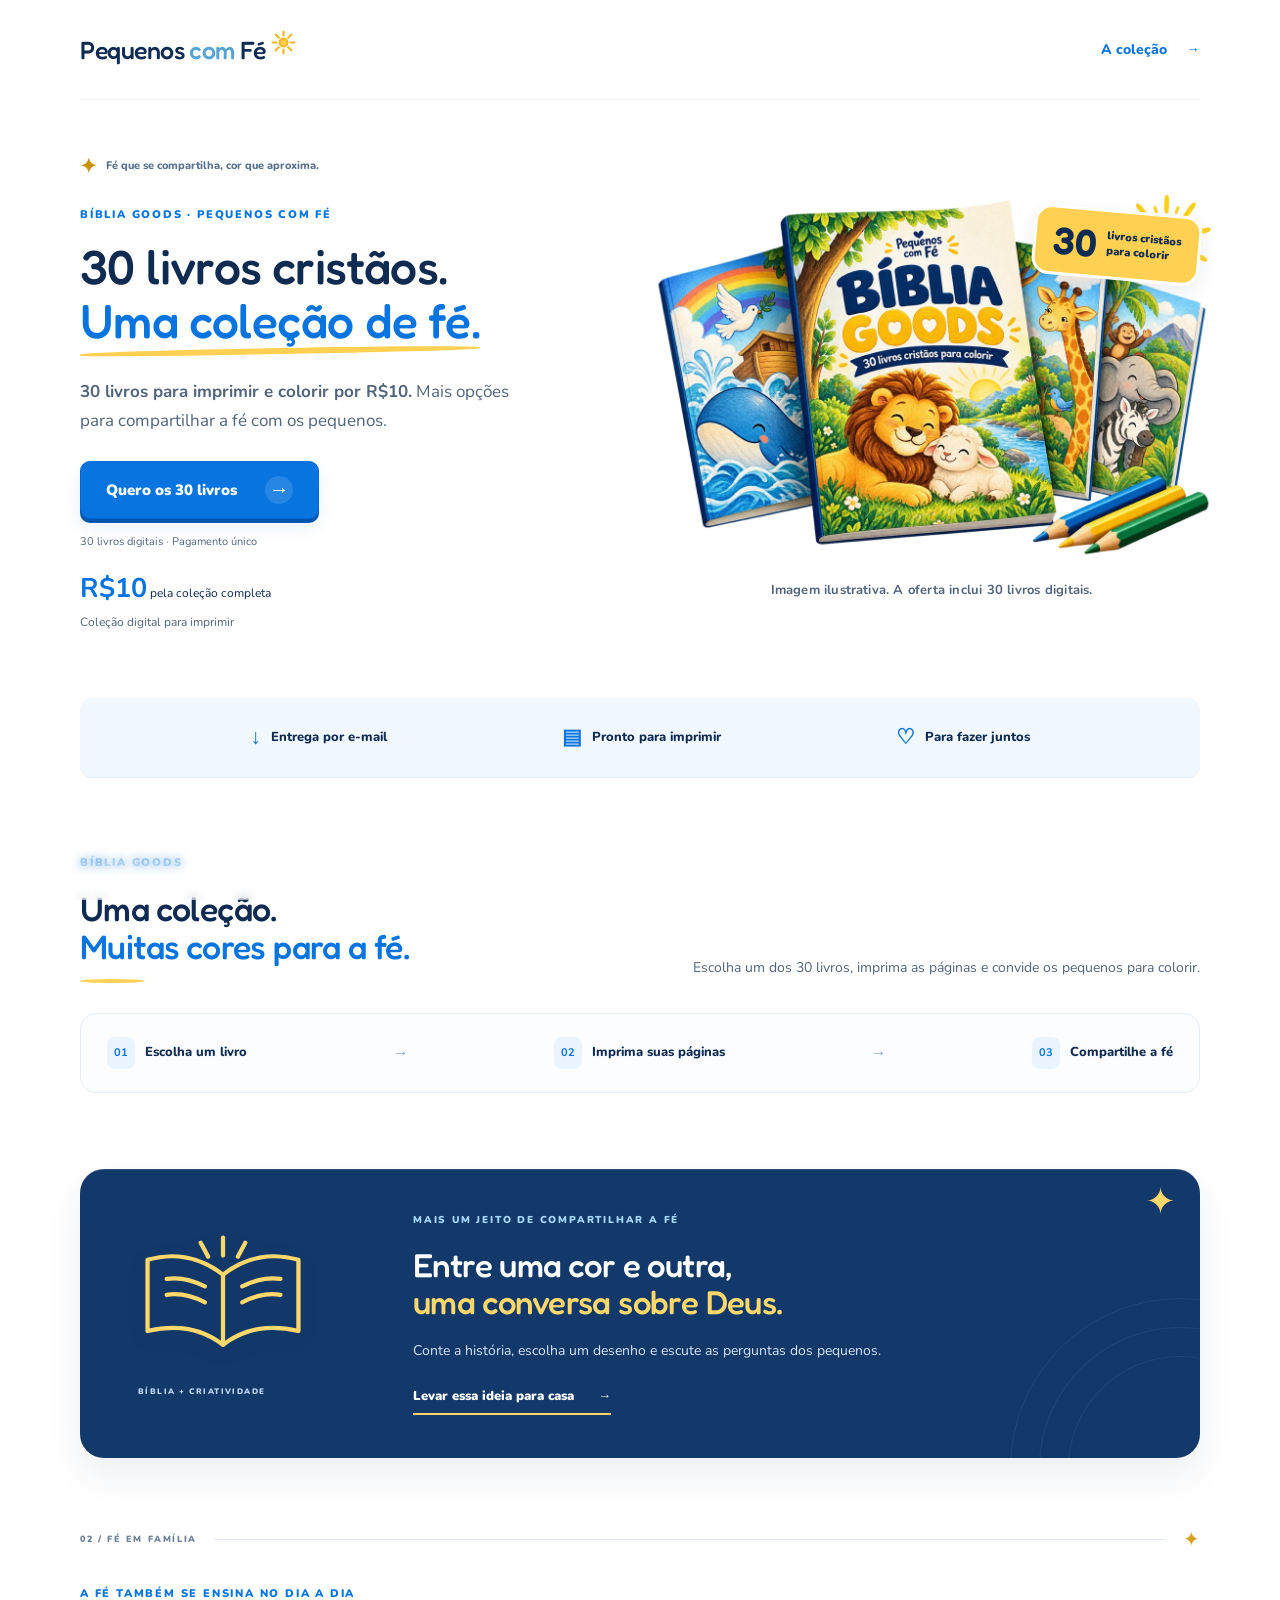
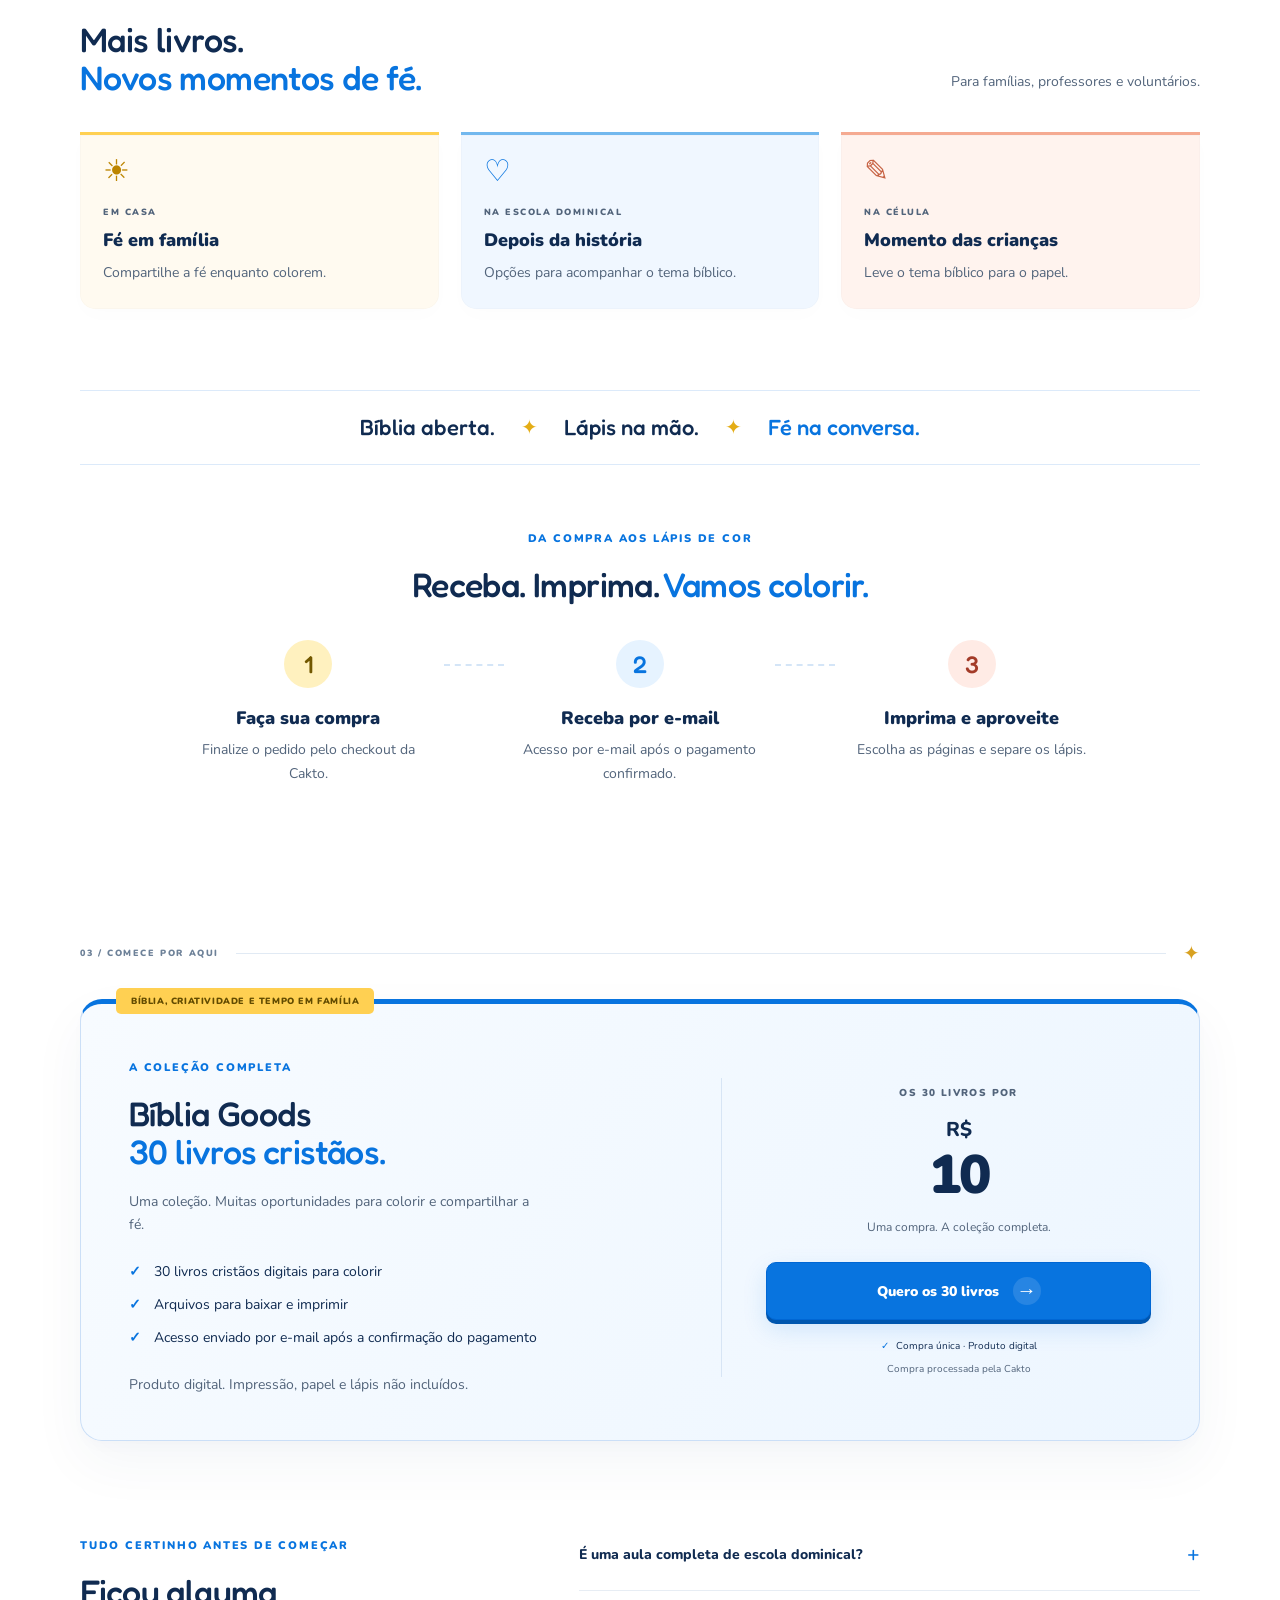
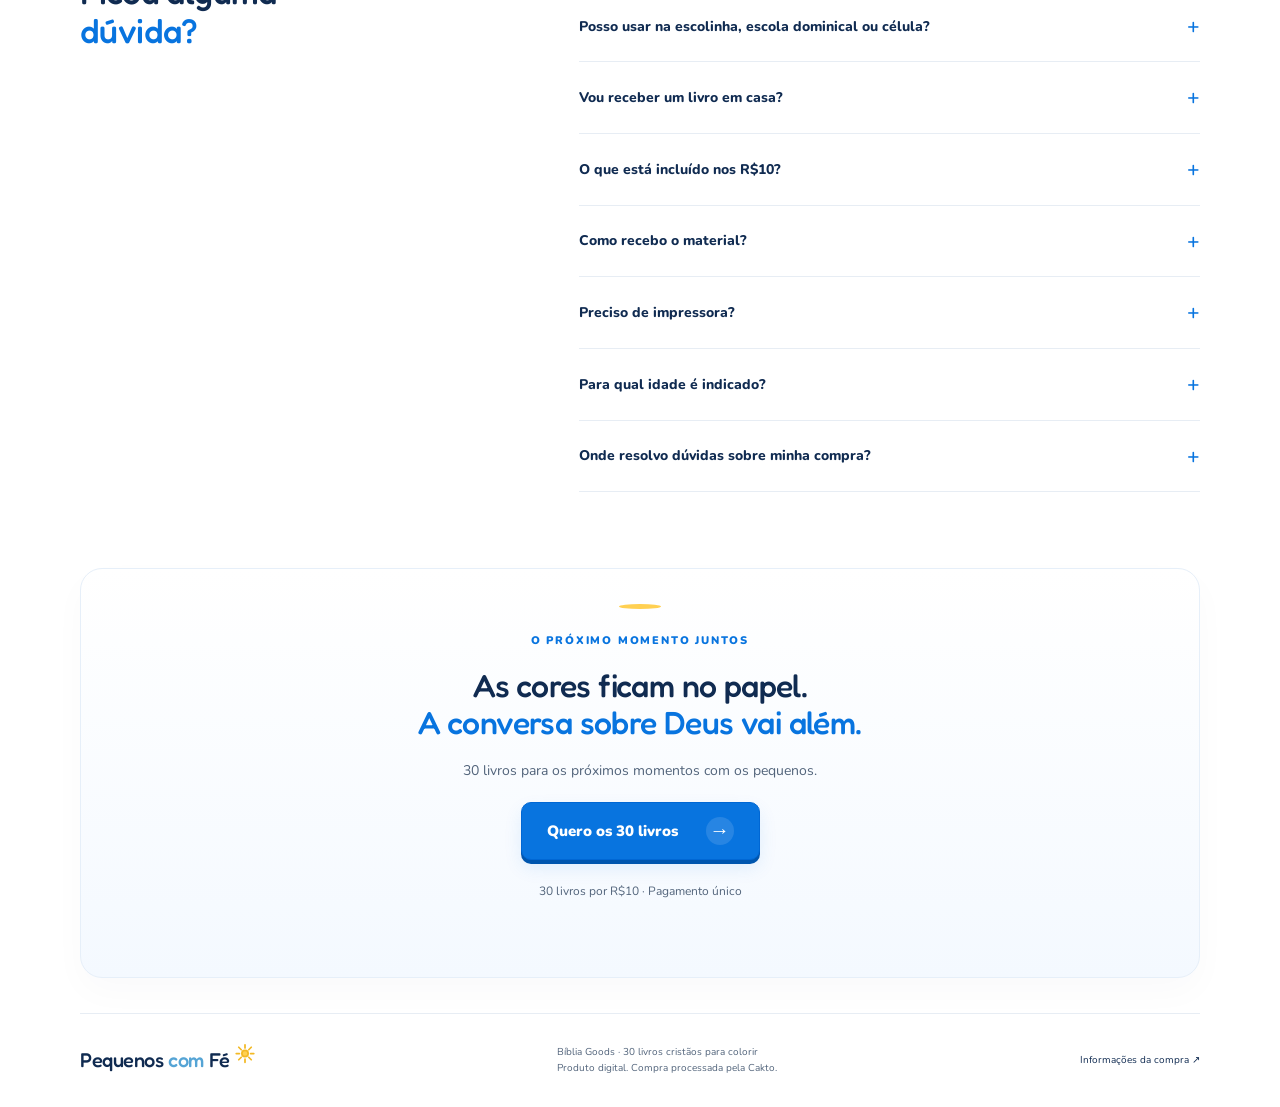
<file: index.html>
<!doctype html>
<html lang="pt-BR"><head><meta charset="utf-8"><meta name="viewport" content="width=device-width,initial-scale=1"><title>Bíblia Goods | 30 Livros Cristãos para Colorir por R$10</title><meta name="description" content="Bíblia Goods: coleção digital com 30 livros cristãos para imprimir e colorir por R$10. Fé e criatividade para os momentos com os pequenos."><meta name="theme-color" content="#ffffff"><link rel="preconnect" href="https://fonts.googleapis.com"><link rel="preconnect" href="https://fonts.gstatic.com" crossorigin><link href="https://fonts.googleapis.com/css2?family=Fredoka:wght@500;600&family=Nunito:wght@400;600;700;800;900&display=swap" rel="stylesheet"><link rel="stylesheet" href="style.css"><!-- Meta Pixel -->
<script>
!function(f,b,e,v,n,t,s){if(f.fbq)return;n=f.fbq=function(){n.callMethod?n.callMethod.apply(n,arguments):n.queue.push(arguments)};if(!f._fbq)f._fbq=n;n.push=n;n.loaded=!0;n.version='2.0';n.queue=[];t=b.createElement(e);t.async=!0;t.src=v;s=b.getElementsByTagName(e)[0];s.parentNode.insertBefore(t,s)}(window,document,'script','https://connect.facebook.net/en_US/fbevents.js');
fbq('init','1905527394160547');
fbq('track','PageView');
</script>
</head>
<body id="inicio"><noscript><img height="1" width="1" style="display:none" src="https://www.facebook.com/tr?id=1905527394160547&amp;ev=PageView&amp;noscript=1" alt=""></noscript><header class="wrap header"><a class="brand" href="#inicio" aria-label="Pequenos com Fé, início">Pequenos <span>com</span> Fé<svg aria-hidden="true" viewBox="0 0 32 32"><path d="M16 2v5m0 18v5M2 16h5m18 0h5M6 6l4 4m12 12 4 4M6 26l4-4M22 10l4-4"/><circle cx="16" cy="16" r="5"/></svg></a><a class="nav-link" href="#previas">A coleção <span aria-hidden="true">→</span></a></header>
<div class="scroll-progress" aria-hidden="true"><span></span></div><main><section class="wrap hero" aria-labelledby="hero-title"><div class="hero-copy"><div class="hero-signature"><span aria-hidden="true">✦</span> Fé que se compartilha, cor que aproxima.</div><p class="eyebrow">BÍBLIA GOODS · PEQUENOS COM FÉ</p><h1 id="hero-title">30 livros cristãos.<br><span class="underline">Uma coleção de fé.</span></h1><p class="lead"><strong>30 livros para imprimir e colorir por R$10.</strong> Mais opções para compartilhar a fé com os pequenos.</p></div><figure class="hero-art"><div class="collection-stamp"><strong>30</strong><span>livros cristãos<br>para colorir</span></div><img src="assets/collection-hero.webp" alt="Mockup ilustrativo da coleção Bíblia Goods com livros, sol e lápis de cor" width="1200" height="800" fetchpriority="high"><figcaption>Imagem ilustrativa. A oferta inclui 30 livros digitais.</figcaption></figure><div class="hero-action"><a class="button checkout " href="https://pay.cakto.com.br/o447ngg_1249826">Quero os 30 livros<span aria-hidden="true">→</span></a><p class="cta-support">30 livros digitais · Pagamento único</p><p class="price-note"><strong>R$10</strong><span class="price-context"> pela coleção completa</span></p><p class="small">Coleção digital para imprimir</p></div></section>
<div class="wrap reassurance"><span><b aria-hidden="true">↓</b> Entrega por e-mail</span><span><b aria-hidden="true">▤</b> Pronto para imprimir</span><span><b aria-hidden="true">♡</b> Para fazer juntos</span></div>
<section class="wrap section previews" id="previas"><div class="section-heading"><div><p class="eyebrow">BÍBLIA GOODS</p><h2>Uma coleção.<br><span>Muitas cores para a fé.</span></h2></div><p>Escolha um dos 30 livros, imprima as páginas e convide os pequenos para colorir.</p></div><div class="collection-path" aria-label="Como aproveitar a coleção"><span><b>01</b> Escolha um livro</span><i aria-hidden="true">→</i><span><b>02</b> Imprima suas páginas</span><i aria-hidden="true">→</i><span><b>03</b> Compartilhe a fé</span></div></section>
<section class="faith-pause wrap" aria-labelledby="faith-title"><span class="faith-orbit" aria-hidden="true"></span><div class="faith-symbol" aria-hidden="true"><svg viewBox="0 0 160 130"><path d="M80 109C57 91 30 91 9 96V29c24-7 49-3 71 14 22-17 47-21 71-14v67c-21-5-48-5-71 13Z"/><path d="M80 43v66M27 47c12-2 24 1 36 7M27 62c12-2 24 1 36 7M98 54c12-6 24-9 36-7M98 69c12-6 24-9 36-7M80 8v17M59 13l7 13M101 13l-7 13"/></svg><span>BÍBLIA + CRIATIVIDADE</span></div><div><p class="eyebrow">MAIS UM JEITO DE COMPARTILHAR A FÉ</p><h2 id="faith-title">Entre uma cor e outra,<br><span>uma conversa sobre Deus.</span></h2><p>Conte a história, escolha um desenho e escute as perguntas dos pequenos.</p><a href="#oferta" class="faith-link">Levar essa ideia para casa <span aria-hidden="true">→</span></a></div><span class="faith-spark" aria-hidden="true">✦</span></section><section class="wrap section moments"><div class="chapter-mark" aria-hidden="true"><span>02 / FÉ EM FAMÍLIA</span><i></i><b>✦</b></div><div class="section-heading"><div><p class="eyebrow">A FÉ TAMBÉM SE ENSINA NO DIA A DIA</p><h2>Mais livros.<br><span>Novos momentos de fé.</span></h2></div><p>Para famílias, professores e voluntários.</p></div><div class="moment-grid"><article><span class="moment-icon" aria-hidden="true">☀</span><p class="moment-label">EM CASA</p><h3>Fé em família</h3><p>Compartilhe a fé enquanto colorem.</p></article><article><span class="moment-icon" aria-hidden="true">♡</span><p class="moment-label">NA ESCOLA DOMINICAL</p><h3>Depois da história</h3><p>Opções para acompanhar o tema bíblico.</p></article><article><span class="moment-icon" aria-hidden="true">✎</span><p class="moment-label">NA CÉLULA</p><h3>Momento das crianças</h3><p>Leve o tema bíblico para o papel.</p></article></div></section>
<div class="wrap story-ribbon" aria-label="Bíblia, cor e conexão"><span>Bíblia aberta.</span><i aria-hidden="true">✦</i><span>Lápis na mão.</span><i aria-hidden="true">✦</i><strong>Fé na conversa.</strong></div><section class="wrap section how"><div class="center-title"><p class="eyebrow">DA COMPRA AOS LÁPIS DE COR</p><h2>Receba. Imprima. <span>Vamos colorir.</span></h2></div><div class="steps"><article><span>1</span><h3>Faça sua compra</h3><p>Finalize o pedido pelo checkout da Cakto.</p></article><article><span>2</span><h3>Receba por e-mail</h3><p>Acesso por e-mail após o pagamento confirmado.</p></article><article><span>3</span><h3>Imprima e aproveite</h3><p>Escolha as páginas e separe os lápis.</p></article></div></section>
<section class="wrap section" id="oferta"><div class="chapter-mark" aria-hidden="true"><span>03 / COMECE POR AQUI</span><i></i><b>✦</b></div><div class="offer"><div class="offer-content"><span class="offer-tab">BÍBLIA, CRIATIVIDADE E TEMPO EM FAMÍLIA</span><p class="eyebrow">A COLEÇÃO COMPLETA</p><h2>Bíblia Goods<br><span>30 livros cristãos.</span></h2><p>Uma coleção. Muitas oportunidades para colorir e compartilhar a fé.</p><ul class="includes"><li>30 livros cristãos digitais para colorir</li><li>Arquivos para baixar e imprimir</li><li>Acesso enviado por e-mail após a confirmação do pagamento</li></ul><p class="digital-note">Produto digital. Impressão, papel e lápis não incluídos.</p></div><div class="offer-purchase"><span class="offer-label">OS 30 LIVROS POR</span><p class="offer-price">R$ <strong>10</strong></p><p class="fee">Uma compra. A coleção completa.</p><a class="button checkout " href="https://pay.cakto.com.br/o447ngg_1249826">Quero os 30 livros<span aria-hidden="true">→</span></a><p class="purchase-reassurance"><span aria-hidden="true">✓</span> Compra única · Produto digital</p><p class="small">Compra processada pela Cakto</p></div></div></section>
<section class="wrap section faq"><div class="faq-heading"><p class="eyebrow">TUDO CERTINHO ANTES DE COMEÇAR</p><h2>Ficou alguma <span>dúvida?</span></h2></div><div class="questions"><details><summary>É uma aula completa de escola dominical?</summary><p>Não. São livros para colorir; o adulto conduz a história e a conversa.</p></details><details><summary>Posso usar na escolinha, escola dominical ou célula?</summary><p>Confirme as condições de licença e reprodução antes de usar com turmas. A compra não autoriza compartilhar ou revender o PDF.</p></details><details><summary>Vou receber um livro em casa?</summary><p>Não. Você recebe livros digitais para baixar e imprimir.</p></details><details><summary>O que está incluído nos R$10?</summary><p>A coleção com 30 livros cristãos digitais para colorir. Impressão, papel e lápis não estão incluídos.</p></details><details><summary>Como recebo o material?</summary><p>O acesso chega por e-mail após o pagamento confirmado. Confira spam e promoções.</p></details><details><summary>Preciso de impressora?</summary><p>Imprima em casa ou numa gráfica. Impressão não incluída.</p></details><details><summary>Para qual idade é indicado?</summary><p>Escolha os desenhos conforme a habilidade e o interesse da criança.</p></details><details><summary>Onde resolvo dúvidas sobre minha compra?</summary><p>Consulte os dados de atendimento do vendedor no checkout e nas informações da sua compra na Cakto.</p></details></div></section>
<section class="wrap closing"><p class="eyebrow">O PRÓXIMO MOMENTO JUNTOS</p><h2>As cores ficam no papel.<br><span>A conversa sobre Deus vai além.</span></h2><p>30 livros para os próximos momentos com os pequenos.</p><a class="button checkout " href="https://pay.cakto.com.br/o447ngg_1249826">Quero os 30 livros<span aria-hidden="true">→</span></a><p class="small">30 livros por R$10 · Pagamento único</p></section></main>
<footer class="wrap footer"><a class="brand" href="#inicio" aria-label="Pequenos com Fé, início">Pequenos <span>com</span> Fé<svg aria-hidden="true" viewBox="0 0 32 32"><path d="M16 2v5m0 18v5M2 16h5m18 0h5M6 6l4 4m12 12 4 4M6 26l4-4M22 10l4-4"/><circle cx="16" cy="16" r="5"/></svg></a><p>Bíblia Goods · 30 livros cristãos para colorir<br>Produto digital. Compra processada pela Cakto.</p><a href="https://pay.cakto.com.br/o447ngg_1249826">Informações da compra ↗</a></footer>
<div class="scroll-mist" aria-hidden="true"></div><dialog aria-label="Página do livro ampliada"><button class="close" aria-label="Fechar prévia">✕</button><img alt="Prévia ampliada do livro"></dialog><script src="app.js"></script></body></html>
</file>
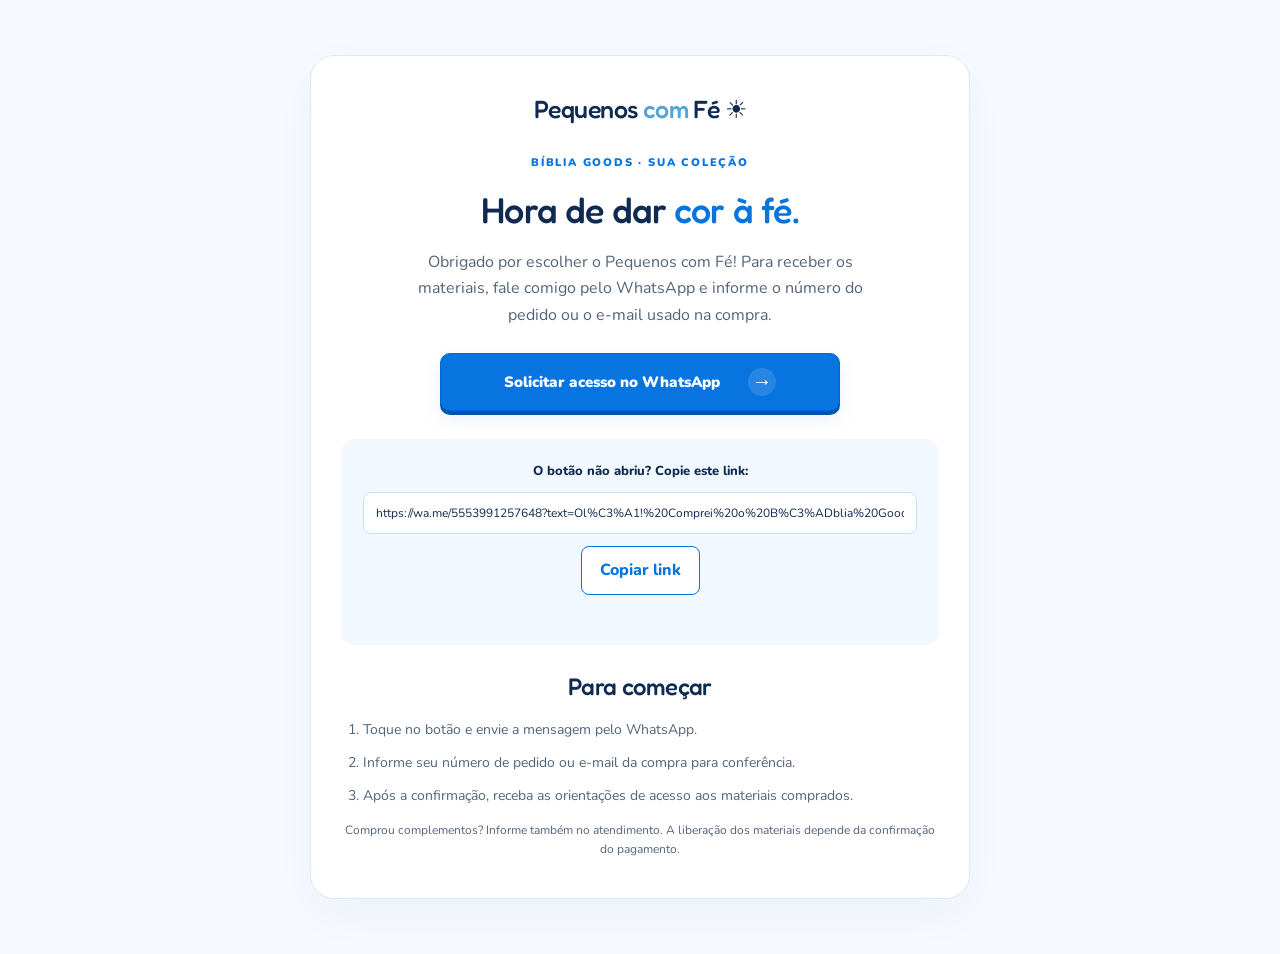
<file: obrigado.html>
<!doctype html>
<html lang="pt-BR"><head><meta charset="utf-8"><meta name="viewport" content="width=device-width,initial-scale=1"><meta name="robots" content="noindex,nofollow"><title>Acesse sua coleção | Bíblia Goods</title><link rel="preconnect" href="https://fonts.googleapis.com"><link rel="preconnect" href="https://fonts.gstatic.com" crossorigin><link href="https://fonts.googleapis.com/css2?family=Fredoka:wght@500;600&family=Nunito:wght@400;700;800;900&display=swap" rel="stylesheet"><link rel="stylesheet" href="/style.css"><style>body{background:#f6faff}.delivery{max-width:660px;margin:55px auto;padding:38px 30px;background:white;border:1px solid #dce9f7;border-radius:24px;text-align:center;box-shadow:0 15px 45px #102b510a}.delivery .brand{margin-bottom:30px}.delivery h1{font-size:36px;margin:0 auto 18px}.delivery .intro{max-width:470px;margin:0 auto 25px}.delivery .button{width:100%;max-width:400px}.delivery .copy-block{margin:28px 0;padding:22px;background:#f2f8ff;border-radius:14px}.delivery label{display:block;font-weight:800;font-size:13px;margin-bottom:10px}.delivery input{width:100%;padding:12px;border:1px solid #cbdff7;border-radius:8px;font:12px Nunito,sans-serif;color:#102b51;background:white}.delivery button{cursor:pointer;margin-top:12px;padding:10px 18px;border:1px solid #0874df;border-radius:8px;background:white;color:#0874df;font-weight:800}.delivery ol{text-align:left;font-size:14px;padding-left:22px;color:#52647b}.delivery li{margin:10px 0}.delivery .small{margin-bottom:0}.copy-status{font-size:12px;min-height:20px;margin:8px 0 0;color:#0874df}@media(max-width:680px){.delivery{margin:22px 18px;padding:28px 21px}.delivery h1{font-size:29px}.delivery .intro{font-size:14px}.delivery .brand{font-size:23px}.delivery .button{font-size:14px}}</style></head>
<body><main class="delivery"><a class="brand" href="/">Pequenos <span>com</span> Fé ☀</a><p class="eyebrow">BÍBLIA GOODS · SUA COLEÇÃO</p><h1>Hora de dar <span style="color:#0874df">cor à fé.</span></h1><p class="intro">Obrigado por escolher o Pequenos com Fé! Para receber os materiais, fale comigo pelo WhatsApp e informe o número do pedido ou o e-mail usado na compra.</p><a class="button" href="https://wa.me/5553991257648?text=Ol%C3%A1!%20Comprei%20o%20B%C3%ADblia%20Goods%20%E2%80%94%20cole%C3%A7%C3%A3o%20de%2030%20livros%20crist%C3%A3os%20para%20colorir.%20Quero%20solicitar%20o%20acesso.%20Posso%20enviar%20o%20n%C3%BAmero%20do%20pedido%20para%20confer%C3%AAncia." target="_blank" rel="noopener">Solicitar acesso no WhatsApp <span aria-hidden="true">→</span></a><div class="copy-block"><label for="delivery-link">O botão não abriu? Copie este link:</label><input id="delivery-link" readonly value="https://wa.me/5553991257648?text=Ol%C3%A1!%20Comprei%20o%20B%C3%ADblia%20Goods%20%E2%80%94%20cole%C3%A7%C3%A3o%20de%2030%20livros%20crist%C3%A3os%20para%20colorir.%20Quero%20solicitar%20o%20acesso.%20Posso%20enviar%20o%20n%C3%BAmero%20do%20pedido%20para%20confer%C3%AAncia." aria-label="Link do WhatsApp de atendimento"><button id="copy" type="button">Copiar link</button><p class="copy-status" role="status" aria-live="polite"></p></div><h2 style="font-size:24px">Para começar</h2><ol><li>Toque no botão e envie a mensagem pelo WhatsApp.</li><li>Informe seu número de pedido ou e-mail da compra para conferência.</li><li>Após a confirmação, receba as orientações de acesso aos materiais comprados.</li></ol><p class="small">Comprou complementos? Informe também no atendimento. A liberação dos materiais depende da confirmação do pagamento.</p></main><script>document.querySelector('#copy').addEventListener('click',async()=>{const field=document.querySelector('#delivery-link');const status=document.querySelector('.copy-status');try{await navigator.clipboard.writeText(field.value);status.textContent='Link copiado!'}catch(e){field.focus();field.select();status.textContent='Selecione e copie o link acima.'}});</script></body></html>
</file>
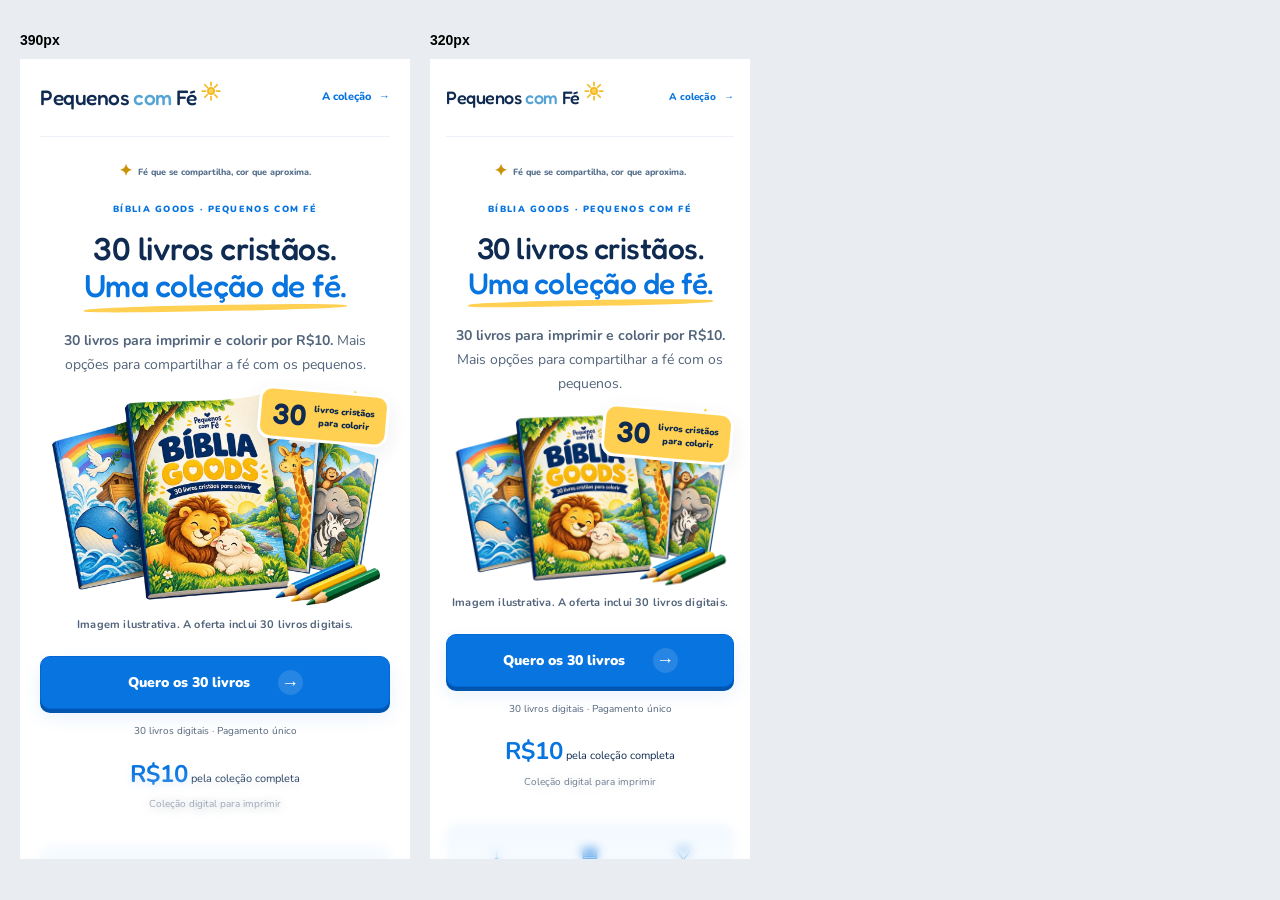
<file: responsive-review.html>
<!doctype html><html><head><meta name="robots" content="noindex"><title>Responsive review</title><style>body{margin:20px;display:flex;gap:20px;background:#e9edf2;font:14px sans-serif}section{flex:none}iframe{border:0;background:white}h2{font-size:14px}</style></head><body><section><h2>390px</h2><iframe title="Mobile 390" width="390" height="800" src="/"></iframe></section><section><h2>320px</h2><iframe title="Mobile 320" width="320" height="800" src="/"></iframe></section></body></html>
</file>
<file: style.css>
:root{--ink:#102b51;--blue:#0874df;--muted:#52647b;--yellow:#ffd052;--line:#e7edf4;--soft:#f2f8ff}*{box-sizing:border-box}html{scroll-behavior:smooth;scroll-padding-top:28px}body{margin:0;background:#fff;color:var(--ink);font:16px/1.65 'Nunito',sans-serif;-webkit-font-smoothing:antialiased}a{color:inherit;text-decoration:none}button{font:inherit}img{max-width:100%;height:auto;display:block}.wrap{width:min(1120px,calc(100% - 64px));margin-inline:auto}.header{min-height:100px;display:flex;justify-content:space-between;align-items:center;gap:24px}.brand{display:inline-flex;align-items:center;gap:5px;white-space:nowrap;font:500 25px/1.2 'Fredoka',sans-serif;letter-spacing:-.5px}.brand span{color:#55a4d5}.brand svg{width:25px;height:25px;fill:#ffd052;stroke:#f3b925;stroke-width:2.8;stroke-linecap:round;margin-left:0;transform:translateY(-7px)}.nav-link,.text-link{color:var(--blue);font-weight:800;font-size:14px}.nav-link span,.text-link span{margin-left:15px}.hero{display:grid;grid-template-columns:1fr 1fr;column-gap:36px;padding:50px 0 66px;align-items:center}.hero-copy{grid-column:1;grid-row:1;align-self:end}.eyebrow{font-size:11px;letter-spacing:1.8px;font-weight:900;color:var(--blue);margin:0 0 18px}h1,h2,h3,p{margin-top:0}h1,h2{font-family:'Fredoka',sans-serif;font-weight:500;letter-spacing:-.6px;line-height:1.13}h1{font-size:48px;margin-bottom:24px;max-width:535px}h1 .underline{display:inline-block;position:relative;color:var(--blue);white-space:nowrap;padding-bottom:6px}h1 .underline:after{content:'';position:absolute;height:6px;background:var(--yellow);bottom:0;left:0;right:0;border-radius:50% 45% 40% 30%;transform:rotate(-1deg)}h2{font-size:34px;margin-bottom:18px}h2 span{color:var(--blue)}h3{font-size:18px;font-weight:900;line-height:1.35;margin-bottom:8px}p{color:var(--muted);margin-bottom:20px}.lead{font-size:17px;max-width:450px;line-height:1.7;margin-bottom:26px}.lead strong{font-weight:700}.hero-action{grid-column:1;grid-row:2;align-self:start}.hero-art{grid-column:2;grid-row:1 / span 2;margin:0 -25px 0 -20px;align-self:center}.hero-art img{width:100%;height:auto;aspect-ratio:3/2;object-fit:contain}.hero-art figcaption{text-align:center;font-size:13px;color:var(--muted);margin-top:8px}.button{display:inline-flex;justify-content:center;align-items:center;gap:28px;min-height:54px;background:var(--blue);color:#fff;border:0;border-radius:10px;padding:14px 25px;font-size:15px;font-weight:900;line-height:1.5;transition:background .2s,transform .2s;box-shadow:0 4px 0 #005dbd}.button:hover{background:#0063c8;transform:translateY(-1px)}.button span{font-size:23px;line-height:1;font-weight:700}.price-note{font-size:13px;color:var(--ink);margin:21px 0 2px}.price-note strong{font-size:17px}.small{font-size:12px;color:var(--muted);line-height:1.6}.hero-action .small{margin-bottom:0}.reassurance{display:flex;justify-content:space-evenly;gap:20px;padding:22px 0;border-top:1px solid var(--line);border-bottom:1px solid var(--line);font-size:13px;font-weight:800}.reassurance span{display:flex;align-items:center;gap:10px}.reassurance b{color:var(--blue);font-size:21px;font-weight:600}.section{padding-block:76px}.section-heading{display:flex;justify-content:space-between;gap:40px;align-items:end;margin-bottom:30px}.section-heading h2{margin-bottom:0}.section-heading>p{font-size:14px;margin:0 0 4px}.gallery{display:grid;grid-template-columns:repeat(4,minmax(0,1fr));gap:18px}.preview{display:block;min-width:0;padding:10px 10px 0;border:1px solid #e1e8f0;border-radius:12px;background:#fff;cursor:pointer;text-align:left;transition:transform .2s,border-color .2s}.preview:hover{border-color:#86bdf4;transform:translateY(-4px)}.preview img{width:100%;aspect-ratio:953/681;object-fit:contain}.preview>span{display:flex;align-items:center;justify-content:space-between;padding:11px 4px;border-top:1px solid var(--line);font-size:11px;color:var(--muted);margin-top:8px}.preview b{color:var(--blue);font-size:17px}.preview-note{text-align:center;margin:17px 0 0}.family{display:grid;grid-template-columns:1fr 1fr;gap:100px;padding-top:25px;align-items:center}.family-copy>p:not(.eyebrow){font-size:15px;max-width:400px}.text-link{display:inline-block;margin-top:4px}.benefits article{display:flex;gap:20px;margin-bottom:30px}.benefits article:last-child{margin:0}.benefits p{font-size:14px;margin-bottom:0;line-height:1.7}.number{flex:0 0 40px;height:40px;display:grid;place-items:center;border-radius:13px;font-size:14px;font-weight:900;transform:rotate(-5deg)}.yellow{background:#fff1bf;color:#745800}.blue{background:#e6f3ff;color:#0566c4}.coral{background:#ffebe5;color:#a33b28}.how{padding-top:50px}.center-title{text-align:center}.steps{display:grid;grid-template-columns:repeat(3,1fr);gap:65px;margin:36px auto 0;max-width:930px}.steps article{position:relative;text-align:center}.steps article:not(:last-child):after{content:'';position:absolute;width:60px;border-top:2px dashed #d4e5f7;top:24px;left:calc(100% + 2px)}.steps span{display:grid;place-items:center;width:48px;height:48px;margin:0 auto 18px;border-radius:50%;background:#fff1bf;color:#725800;font:500 24px 'Fredoka',sans-serif}.steps article:nth-child(2) span{background:#e6f3ff;color:var(--blue)}.steps article:nth-child(3) span{background:#ffebe5;color:#a33b28}.steps p{font-size:14px;max-width:245px;margin:0 auto}.offer{display:grid;grid-template-columns:1.25fr 1fr;gap:55px;border:1px solid #dbeafa;background:var(--soft);border-radius:22px;padding:44px 48px;align-items:center}.offer-content>p:not(.eyebrow){max-width:410px;font-size:14px}.includes{list-style:none;padding:0;margin:24px 0;font-size:14px}.includes li{padding-left:25px;position:relative;margin:10px 0}.includes li:before{content:'✓';position:absolute;left:0;top:0;color:var(--blue);font-weight:900}.offer-content .digital-note{font-size:11px;margin:0}.offer-purchase{border-left:1px solid #d7e5f5;padding-left:44px;text-align:center}.offer-label{font-size:10px;letter-spacing:1.4px;font-weight:900;color:var(--muted)}.offer-price{font-size:20px;line-height:1.15;margin:14px 0 10px;color:var(--ink);font-weight:800}.offer-price strong{font-size:54px;font-weight:900;letter-spacing:-2px}.fee{font-size:12px;line-height:1.8;margin-bottom:24px}.fee b{color:var(--ink)}.offer-purchase .button{width:100%;font-size:14px;padding-inline:18px;gap:14px}.offer-purchase .small{margin:15px 0 0;font-size:10px}.optional{font-size:12px;text-align:center;max-width:770px;margin:22px auto 0;line-height:1.8}.optional strong{color:var(--ink)}.faq{display:grid;grid-template-columns:.8fr 1.2fr;gap:85px;padding-top:20px}.faq h2{max-width:300px}details{border-bottom:1px solid var(--line);padding:18px 0}details:first-child{padding-top:0}summary{cursor:pointer;list-style:none;display:flex;align-items:center;justify-content:space-between;gap:15px;font-size:14px;font-weight:800}summary::-webkit-details-marker{display:none}summary:after{content:'+';color:var(--blue);font-size:21px;font-weight:600}details[open] summary:after{content:'−'}details p{font-size:13px;line-height:1.8;margin:12px 24px 0 0}.closing{text-align:center;padding-block:40px 76px}.closing h2{font-size:32px}.closing>p:not(.eyebrow):not(.small){font-size:14px}.closing .small{margin:22px 0 0}.footer{border-top:1px solid var(--line);display:flex;align-items:center;justify-content:space-between;gap:30px;padding-block:30px}.footer .brand{font-size:20px}.footer .brand svg{width:20px}.footer p,.footer>a:last-child{font-size:10px;margin-bottom:0}.mobile-bar{display:none}dialog{width:min(920px,92vw);max-height:92vh;border:0;border-radius:15px;padding:44px 18px 18px;box-shadow:0 20px 80px #102b5126}dialog::backdrop{background:#102b51bf}dialog img{width:100%;max-height:78vh;object-fit:contain}.close{position:absolute;right:10px;top:6px;width:34px;height:34px;border:0;background:white;color:var(--ink);font-size:22px;cursor:pointer;border-radius:50%}:focus-visible{outline:3px solid #dd9c00;outline-offset:5px}section[id]{scroll-margin-top:20px}
@media(min-width:1200px){.hero{min-height:530px}}
@media(max-width:950px){h1{font-size:40px}.hero{column-gap:25px}.hero-art{margin-inline:-15px}.family{gap:45px}.offer{padding:30px;gap:30px}.offer-purchase{padding-left:28px}.faq{gap:40px}.brand{font-size:23px}}
@media(max-width:680px){.wrap{width:calc(100% - 40px)}.header{min-height:78px;gap:15px}.brand{font-size:21px;gap:4px}.brand svg{width:20px;height:20px}.nav-link{font-size:11px;white-space:nowrap}.nav-link span{margin-left:5px}.hero{grid-template-columns:1fr;padding:25px 0 34px;gap:0;text-align:center;min-height:0}.hero-copy{grid-column:1;grid-row:1;align-self:auto}.eyebrow{font-size:9px;letter-spacing:1.3px;margin-bottom:14px}h1{font-size:clamp(30px,8.2vw,38px);line-height:1.15;letter-spacing:-.5px;max-width:440px;margin:0 auto 18px}.desktop-break{display:none}.lead{font-size:14px;max-width:345px;line-height:1.7;margin:0 auto 6px}.hero-art{grid-column:1;grid-row:2;margin:0 auto;width:100%;max-width:400px}.hero-art img{width:100%;aspect-ratio:3/2;object-fit:contain}.hero-art figcaption{font-size:11px;margin-top:0}.hero-action{grid-column:1;grid-row:3;margin:22px auto 0;width:100%;max-width:360px}.button{min-height:51px;font-size:14px;padding:13px 22px}.hero-action .button{width:100%}.price-note{margin-top:18px;font-size:12px}.price-note strong{font-size:15px}.hero-action .small{font-size:10px}.reassurance{gap:8px;padding-block:16px;font-size:10px}.reassurance span{display:flex;flex-direction:column;gap:1px;text-align:center;flex:1}.reassurance b{font-size:18px}.section{padding-block:48px}h2{font-size:29px;line-height:1.17;letter-spacing:-.3px}h3{font-size:16px}.section-heading{display:block;margin-bottom:24px}.section-heading>p{font-size:13px;margin-top:16px}.section-heading>p br{display:none}.gallery{grid-template-columns:repeat(2,minmax(0,1fr));gap:12px}.preview{padding:6px 6px 0;border-radius:9px}.preview>span{font-size:10px;padding:8px 2px;margin-top:4px}.preview-note{font-size:10px}.family{grid-template-columns:1fr;gap:30px;padding-top:12px}.family-copy>p:not(.eyebrow){font-size:14px}.benefits article{gap:16px;margin-bottom:25px}.benefits p{font-size:13px}.number{flex-basis:36px;height:36px;font-size:12px;border-radius:11px}.how{padding-top:25px}.center-title{text-align:left}.steps{grid-template-columns:1fr;gap:26px;margin-top:28px}.steps article{text-align:left;display:grid;grid-template-columns:40px 1fr;column-gap:16px}.steps span{grid-row:span 2;width:38px;height:38px;font-size:21px;margin:0}.steps p{max-width:none;margin:0;font-size:13px}.steps article:not(:last-child):after{display:none}.offer{grid-template-columns:1fr;padding:27px 23px;gap:25px;border-radius:16px}.offer h2{font-size:30px}.offer-content>p:not(.eyebrow){font-size:13px}.includes{font-size:12px;margin-block:19px}.offer-content .digital-note{font-size:10px}.offer-purchase{border-left:0;border-top:1px solid #d7e5f5;padding:25px 0 0}.offer-price strong{font-size:49px}.offer-purchase .button{max-width:340px}.optional{text-align:left;font-size:11px;margin-top:18px}.faq{grid-template-columns:1fr;gap:12px;padding-top:6px}.faq h2{max-width:none}.faq summary{font-size:13px}details p{font-size:12px}.closing{padding:20px 0 48px}.closing h2{font-size:27px}.closing .eyebrow{font-size:9px}.closing .small{font-size:10px}.footer{flex-wrap:wrap;gap:18px;padding:25px 0 115px}.footer .brand{width:100%;font-size:21px}.footer p{max-width:210px;font-size:10px}.footer>a:last-child{font-size:10px}.mobile-bar{display:flex;position:fixed;bottom:0;left:0;right:0;padding:12px 20px max(12px,env(safe-area-inset-bottom));background:#fff;border-top:1px solid var(--line);align-items:center;justify-content:space-between;gap:18px;z-index:10;box-shadow:0 -4px 20px #102b5107;transform:translateY(110%);transition:transform .25s}.mobile-bar.visible{transform:translateY(0)}.mobile-bar strong{font-size:17px;display:block;line-height:1.3}.mobile-bar small{display:block;font-size:9px;color:var(--muted);margin-top:3px}.mobile-bar .button{font-size:12px;min-height:43px;padding:10px 18px;gap:15px;box-shadow:none}dialog{padding:42px 10px 12px}.close{font-size:20px}}
@media(max-width:360px){.wrap{width:calc(100% - 32px)}.brand{font-size:18px}.nav-link{font-size:10px}h1{font-size:30px}.mobile-bar{padding-inline:16px;gap:10px}.mobile-bar .button{padding-inline:13px}}
@media(prefers-reduced-motion:reduce){html{scroll-behavior:auto}*{transition:none!important}}
/* Expressive details, with the approved white page continuity. */
.button{box-shadow:0 4px 0 #0056ae,0 8px 18px #0874df1a;font-weight:900;border:1px solid #0067d4}.button>span{display:grid;place-items:center;background:#ffffff20;width:28px;height:28px;border-radius:50%;font-size:20px;transition:transform .2s}.button:hover>span{transform:translateX(3px)}.button:active{transform:translateY(3px);box-shadow:0 1px 0 #0056ae}.cta-support{font-size:11px;margin:14px 0 0;color:var(--muted)}.hero-action .price-note{margin-top:15px}.hero-art figcaption{font-weight:700}.section-heading h2 span{position:relative}.previews .section-heading h2 span:after{content:'';display:block;width:65px;height:4px;background:var(--yellow);border-radius:50%;margin-top:12px}.moment-grid{display:grid;grid-template-columns:repeat(3,1fr);gap:42px;margin-top:34px}.moment-grid article{border-top:3px solid var(--yellow);padding-top:22px}.moment-grid article:nth-child(2){border-color:#72b8ee}.moment-grid article:nth-child(3){border-color:#f5aa91}.moment-icon{font-size:30px;color:#bd8500;display:block;line-height:1;margin-bottom:18px}.moment-grid article:nth-child(2) .moment-icon{color:var(--blue)}.moment-grid article:nth-child(3) .moment-icon{color:#c76243}.moment-label{font-size:9px;font-weight:900;letter-spacing:1.5px;margin-bottom:9px;color:var(--muted)}.moment-grid p:last-child{font-size:14px;margin:0;max-width:300px}.moments{padding-top:25px}.family{padding-top:25px}.discovery{display:grid;grid-template-columns:1.1fr 1fr;gap:85px;align-items:center;padding-top:35px}.discovery-art{position:relative;padding:25px 18px 18px;background:#fff9e8;border-radius:20px}.paper-label{position:absolute;left:32px;top:12px;background:var(--yellow);font-size:9px;font-weight:900;letter-spacing:1px;padding:7px 13px;border-radius:4px;transform:rotate(-3deg);z-index:1}.feature-preview{width:100%;padding:15px 10px 0;transform:rotate(-2deg);box-shadow:0 7px 18px #102b5109}.feature-preview:hover{transform:rotate(0)}.feature-preview>span{padding-inline:10px}.drawn-star{position:absolute;width:43px;height:43px;right:-13px;top:-3px;fill:#ffd052;stroke:#dfa900;stroke-width:1.5;transform:rotate(12deg)}.discovery-copy>p:not(.eyebrow){font-size:14px;max-width:390px}.discovery-copy .small{margin:19px 0 0;font-size:10px}.discovery-copy .button{margin-top:5px;font-size:14px}.offer{position:relative;border:1px solid #cbdff7;box-shadow:0 12px 30px #163b6210;border-top:5px solid var(--blue);padding-top:55px}.offer-tab{position:absolute;top:-16px;left:35px;padding:6px 15px;background:var(--yellow);border-radius:5px;font-size:9px;letter-spacing:.6px;font-weight:900;color:#624b00}.purchase-reassurance{font-size:10px;color:var(--ink);margin:18px 0 0}.purchase-reassurance span{color:var(--blue);margin-right:4px}.offer-purchase .small{margin-top:6px}.closing{position:relative}.closing:before{content:'';display:block;width:42px;height:5px;background:var(--yellow);border-radius:50%;margin:0 auto 23px}.preview:hover{box-shadow:0 7px 18px #102b5108}.faq-heading h2 span{display:inline-block}
@media(max-width:950px){.discovery{gap:40px}.moment-grid{gap:26px}}
@media(max-width:680px){.cta-support{font-size:10px}.moment-grid{grid-template-columns:1fr;gap:24px;margin-top:25px}.moment-grid article{display:grid;grid-template-columns:35px 1fr;column-gap:16px;border-top:0;padding-top:0}.moment-icon{grid-row:span 3;font-size:28px;margin:3px 0 0}.moment-grid p:last-child{font-size:13px;max-width:none}.moment-label{font-size:9px;margin-bottom:5px}.moment-grid h3{margin-bottom:6px}.moments{padding-top:12px}.moments h2{font-size:27px}.discovery{grid-template-columns:1fr;gap:29px;padding-top:15px}.discovery-art{margin-inline:6px;padding:23px 14px 14px;max-width:460px}.discovery-copy>p:not(.eyebrow){font-size:13px}.discovery-copy .button{min-height:50px}.offer{padding-top:36px}.offer-tab{left:15px;right:15px;text-align:center;font-size:8px;padding:6px 8px;letter-spacing:.2px}.button>span{width:25px;height:25px;font-size:18px}.mobile-bar .button>span{width:20px;height:20px;font-size:16px}.paper-label{left:24px}.purchase-reassurance{font-size:10px}.discovery-copy .small{font-size:10px}}
/* Faith-led story beats create visible changes of pace during the scroll. */
.faith-pause{position:relative;display:grid;grid-template-columns:210px 1fr;gap:65px;align-items:center;background:#12396a;color:#fff;border-radius:24px;padding:43px 58px;margin-top:0;margin-bottom:65px;overflow:hidden}.faith-pause h2{font-size:33px;color:#fff}.faith-pause h2 span{color:#ffd76b}.faith-pause p{color:#d5e4f6;font-size:14px;max-width:590px}.faith-pause .eyebrow{color:#a8d7ff;font-size:10px}.faith-symbol svg{width:170px;display:block;fill:none;stroke:#ffd76b;stroke-width:4;stroke-linecap:round;stroke-linejoin:round}.faith-symbol>span{display:block;font-size:8px;letter-spacing:1.4px;font-weight:900;color:#bed9f5;margin-top:18px}.faith-link{display:inline-flex;gap:24px;color:#fff;font-size:13px;font-weight:900;border-bottom:2px solid #ffd76b;padding-bottom:5px}.faith-spark{position:absolute;right:24px;top:15px;font-size:37px;line-height:1;color:#ffd76b}.moments{padding-top:0}.moment-grid article{background:#fffaf0;padding:22px 23px 25px;border-radius:0 0 15px 15px}.moment-grid article:nth-child(2){background:#f0f7ff}.moment-grid article:nth-child(3){background:#fff3ee}.moment-grid{gap:22px}.discovery-art{border:1px solid #f4e6bc}.conversation{display:grid;grid-template-columns:1fr 1fr;align-items:center;gap:65px;padding-block:25px 60px}.conversation h2{font-size:29px}.conversation>div>p:last-child{font-size:12px;max-width:380px;margin-bottom:0}.question-notes{display:grid;gap:13px}.question-notes>p{background:#fff8e3;border-left:4px solid #ffd052;padding:18px 20px;color:var(--ink);font-size:15px;font-weight:800;margin:0;box-shadow:0 4px 12px #102b5105;transform:rotate(-1deg)}.question-notes>p:nth-child(2){background:#eef7ff;border-color:#75b8eb;transform:rotate(1deg)}.question-notes>p:nth-child(3){background:#fff0e9;border-color:#f5ab88;transform:rotate(-.5deg)}.question-notes span{font-size:10px;color:var(--muted);margin-right:12px}.reassurance{border-top:0;background:#f1f8ff;border-radius:12px;padding-inline:15px}.previews .gallery{gap:15px}.preview>span b{background:#eaf4ff;width:25px;height:25px;display:grid;place-items:center;border-radius:50%}.closing{background:linear-gradient(#fff,#f4f9ff);border-radius:22px;margin-bottom:35px;padding-top:35px}.closing>p:not(.eyebrow):not(.small){max-width:420px;margin-inline:auto}.hero-action .button{font-size:15px}
@media(max-width:950px){.faith-pause{gap:35px;padding:35px;grid-template-columns:150px 1fr}.faith-symbol svg{width:145px}.conversation{gap:35px}}
@media(max-width:680px){.faith-pause{grid-template-columns:1fr;padding:28px 24px;gap:22px;border-radius:18px;margin-bottom:42px}.faith-symbol{display:flex;align-items:center;gap:18px}.faith-symbol svg{width:75px;flex-shrink:0}.faith-symbol>span{font-size:8px;max-width:100px;margin-top:0;line-height:1.8}.faith-pause h2{font-size:27px}.faith-pause p{font-size:13px}.faith-pause .eyebrow{font-size:8px;letter-spacing:1px}.faith-spark{font-size:27px;right:17px;top:19px}.faith-link{font-size:12px}.moment-grid article{padding:20px 18px;border-top:3px solid var(--yellow);border-radius:0 0 12px 12px}.moment-grid article:nth-child(2){border-color:#72b8ee}.moment-grid article:nth-child(3){border-color:#f5aa91}.moment-grid{gap:15px}.moment-grid h3{font-size:16px}.conversation{grid-template-columns:1fr;gap:25px;padding-block:5px 40px}.conversation h2{font-size:27px}.question-notes>p{font-size:13px;padding:16px}.closing{padding:30px 17px 35px;margin-bottom:25px}.closing h2{font-size:26px}.reassurance{padding-inline:8px}.hero-action .button{font-size:14px}}
/* Mobile alignment and purposeful points of interaction. */
.question-notes>.question-invite{padding:0;background:none;border:0;transform:none;box-shadow:none;font-size:11px;font-weight:700;color:var(--muted);margin:0 0 2px}.question-card{border:0;border-left:4px solid #ffd052;background:#fff8e3;padding:0;box-shadow:0 5px 15px #102b5106;transform:rotate(-1deg)}.question-card:nth-of-type(2){background:#eef7ff;border-color:#75b8eb;transform:rotate(1deg)}.question-card:nth-of-type(3){background:#fff0e9;border-color:#f5ab88;transform:rotate(-.5deg)}.question-card:first-child{padding-top:0}.question-card summary{padding:19px 20px;font-size:14px;line-height:1.6;gap:9px}.question-card summary span{margin-right:0;flex-shrink:0}.question-card summary:after{flex-shrink:0}.question-card p{padding:0 20px 20px;margin:0;font-size:13px;line-height:1.75}.question-card[open]{transform:rotate(0);box-shadow:0 6px 18px #102b510c}.art-caption{display:block;position:absolute;bottom:-25px;left:0;right:0;text-align:center;font-family:'Fredoka',sans-serif;color:#846000;font-size:15px;transform:rotate(-2deg)}.discovery{padding-bottom:90px}.story-ribbon{display:flex;justify-content:center;align-items:center;gap:26px;border-block:1px solid #dceafa;padding-block:21px;font:500 22px/1.4 'Fredoka',sans-serif;color:var(--ink);margin-top:5px;margin-bottom:15px}.story-ribbon strong{color:var(--blue);font-weight:500}.story-ribbon i{color:#e4ad16;font-size:20px;font-style:normal}.faith-symbol svg{filter:drop-shadow(0 5px 10px #00000012)}.preview{position:relative}.gallery .preview:nth-child(2n){background:#f8fbff}.gallery .preview:nth-child(2n+1){background:#fffdf7}.gallery .preview img{background:white;border-radius:5px}.preview:focus-visible{outline:3px solid #d5a000}.offer-tab{max-width:calc(100% - 40px)}
@keyframes arrive{from{opacity:.65;transform:translateY(12px)}to{opacity:1;transform:translateY(0)}}.arrived{animation:arrive .55s ease-out both}
@media(max-width:680px){main{text-align:center}.section-heading>p,.family-copy>p:not(.eyebrow),.discovery-copy>p:not(.eyebrow),.conversation>div>p:last-child,.offer-content>p:not(.eyebrow){margin-inline:auto;max-width:360px}.section-heading h2,.family-copy h2,.discovery-copy h2,.conversation h2{max-width:390px;margin-inline:auto}.previews .section-heading h2 span:after{margin-inline:auto}.family-copy .text-link{margin-inline:auto}.faith-symbol{justify-content:center}.faith-pause{text-align:center}.faith-pause p{margin-inline:auto}.faith-symbol>span{text-align:left}.faith-link{justify-content:center}.moment-grid article{display:flex;flex-direction:column;align-items:center;gap:0;padding:23px 20px}.moment-icon{margin:0 auto 13px}.moment-grid p:last-child{max-width:310px;margin-inline:auto}.moment-label{margin-bottom:7px}.moment-grid h3{margin-bottom:9px}.benefits article{display:flex;flex-direction:column;align-items:center;gap:12px;max-width:360px;margin:0 auto 27px}.benefits article:last-child{margin-inline:auto}.number{flex-basis:auto;width:36px}.benefits p{max-width:325px;margin-inline:auto}.center-title{text-align:center}.steps article{display:flex;flex-direction:column;align-items:center;text-align:center;gap:0}.steps span{margin:0 auto 12px}.steps p{max-width:300px}.steps h3{margin-bottom:7px}.offer-content .includes{display:flex;flex-direction:column;align-items:center}.includes li{width:100%;padding:0;max-width:310px}.includes li:before{position:static;display:inline-block;margin-right:6px}.optional{text-align:center;max-width:350px}.faq-heading{text-align:center}.faq summary{text-align:center;justify-content:center;position:relative;padding-inline:23px}.faq summary:after{position:absolute;right:0;top:50%;transform:translateY(-50%)}.faq details p{text-align:center;margin-inline:auto;max-width:340px;padding-inline:5px}.footer{justify-content:center;text-align:center}.footer .brand{justify-content:center}.footer p{width:100%;max-width:none}.footer>a:last-child{display:block}.mobile-bar{text-align:center}.discovery-art{width:calc(100% - 14px);margin-inline:auto}.discovery{padding-bottom:65px}.question-card summary{font-size:13px;padding:17px 15px;text-align:center;justify-content:center}.question-card summary span{display:none}.question-card p{text-align:center;padding:0 18px 18px;font-size:12px}.question-notes>.question-invite{text-align:center;font-size:10px}.question-notes{gap:14px;margin-inline:4px}.conversation{gap:24px}.art-caption{font-size:13px;bottom:-27px}.story-ribbon{gap:10px;flex-wrap:wrap;font-size:16px;padding-block:18px}.story-ribbon i{font-size:12px}.preview>span{justify-content:center;gap:8px}.feature-preview>span{justify-content:space-between}.closing .button,.discovery-copy .button{max-width:100%}.hero-action .button{max-width:100%}.eyebrow{overflow-wrap:anywhere}h1,h2{text-wrap:balance}.offer-tab{max-width:none}.button{white-space:normal}.header{padding-inline:0}.family{gap:30px}}
@media(prefers-reduced-motion:reduce){.arrived{animation:none}}
/* Editorial finish and progressive bottom diffusion. */
.hero-signature{display:flex;align-items:center;gap:9px;font-size:11px;color:#56708d;margin-bottom:23px;font-weight:800}.hero-signature>span{color:#ca9208;font-size:20px}.hero-copy .eyebrow{margin-bottom:15px}.header{border-bottom:1px solid #edf2f8}.hero-art{position:relative}.hero-art figcaption{letter-spacing:.2px}.chapter-mark{display:flex;align-items:center;gap:17px;margin-bottom:29px}.chapter-mark span{font-size:9px;letter-spacing:1.6px;font-weight:900;color:#6d8198;white-space:nowrap}.chapter-mark i{height:1px;background:#e1eaf4;flex:1}.chapter-mark b{font-size:20px;font-weight:500;color:#d8a121}.gallery .preview{border:1px solid #e0e8f1;box-shadow:0 3px 4px #102b5103,0 12px 24px #102b5105;transition:transform .3s,box-shadow .3s,border-color .3s}.gallery .preview:hover{transform:translateY(-7px) rotate(-1deg);box-shadow:0 12px 28px #102b5112;border-color:#9cc9ef}.faith-pause{box-shadow:0 17px 36px #12396a14,inset 0 1px 0 #ffffff1f}.faith-orbit{position:absolute;width:340px;height:340px;border:1px solid #ffffff12;border-radius:50%;right:-150px;bottom:-180px;pointer-events:none}.faith-orbit:before,.faith-orbit:after{content:'';position:absolute;inset:28px;border:1px solid #ffffff12;border-radius:50%}.faith-orbit:after{inset:57px}.faith-pause>div{position:relative;z-index:1}.moment-grid article{box-shadow:inset 0 0 0 1px #102b5104,0 7px 20px #102b5103}.discovery-art{box-shadow:0 15px 35px #b4933510;background:#fffaeb}.feature-preview{box-shadow:0 3px 6px #102b5109,0 15px 25px #102b510a;border-color:#e9e3d7}.paper-label{box-shadow:0 2px 5px #9b74000c}.offer{box-shadow:0 7px 12px #12396a04,0 22px 55px #12396a0c;background:linear-gradient(125deg,#f7fbff,#edf6ff)}.offer-purchase .button{min-height:58px}.button{transition:transform .25s,box-shadow .25s,background .25s}.button:hover{box-shadow:0 4px 0 #0056ae,0 12px 24px #0874df26}.questions details{transition:background .2s}.questions details[open]{background:#f8fbff;border-radius:10px;padding-inline:16px}.closing{border:1px solid #e6eff9;box-shadow:0 14px 35px #12396a06}.scroll-progress{position:fixed;top:0;left:0;right:0;height:3px;z-index:30;pointer-events:none}.scroll-progress span{display:block;width:100%;height:100%;background:#e6b438;transform:scaleX(0);transform-origin:left}.scroll-mist{position:fixed;bottom:0;left:0;right:0;height:100px;z-index:8;pointer-events:none;background:linear-gradient(to bottom,#ffffff00,#ffffff85);backdrop-filter:blur(5px);-webkit-backdrop-filter:blur(5px);mask-image:linear-gradient(to bottom,transparent,#000 85%);-webkit-mask-image:linear-gradient(to bottom,transparent,#000 85%)}
@media(max-width:680px){.hero-signature{justify-content:center;font-size:9px;gap:6px;line-height:1.6;margin-bottom:17px}.hero-signature>span{font-size:16px}.chapter-mark{gap:11px;margin-bottom:24px}.chapter-mark span{font-size:8px;letter-spacing:1px}.chapter-mark b{font-size:17px}.hero{padding-top:22px}.scroll-mist{height:92px}.mobile-bar.visible~.scroll-mist{bottom:0}.offer-purchase .button{min-height:53px}.questions details[open]{padding-inline:12px}.faith-orbit{width:250px;height:250px;right:-140px;bottom:-140px}.footer{padding-bottom:145px}.gallery .preview:hover{transform:translateY(-3px)}.closing{border-radius:18px}}
@media(prefers-reduced-motion:reduce){.button,.gallery .preview,.questions details{transition:none}.button:hover,.gallery .preview:hover{transform:none}}

/* Stable entrances: independent translate preserves decorative rotations and hover transforms. */
.reveal-ready{transition:opacity .48s ease-out,translate .48s cubic-bezier(.2,.7,.2,1)}
.reveal-pending{opacity:0;translate:0 16px}
.reveal-instant{transition:none!important;opacity:1!important;translate:none!important}
.scroll-mist{height:70px;backdrop-filter:blur(3px);-webkit-backdrop-filter:blur(3px);background:linear-gradient(to bottom,#ffffff00,#ffffff55)}
@media(max-width:680px){.scroll-mist{height:65px}}
@media(prefers-reduced-motion:reduce){.reveal-ready,.reveal-pending{opacity:1;translate:none;transition:none!important}}

/* Restore blur-to-sharp entrances on the stable reveal lifecycle. */
.reveal-ready{filter:none;transition:opacity .6s ease-out,translate .6s cubic-bezier(.2,.7,.2,1),filter .6s ease-out}
.reveal-pending{filter:blur(3px);opacity:0;translate:0 20px}
.reveal-instant{filter:none!important}
.scroll-mist{height:100px;backdrop-filter:blur(5px);-webkit-backdrop-filter:blur(5px)}
@media(max-width:680px){.scroll-mist{height:92px}}
@media(prefers-reduced-motion:reduce){.reveal-ready,.reveal-pending{filter:none!important;opacity:1;translate:none;transition:none!important}}

@media(max-width:680px){.footer{padding-bottom:45px}}
/* Accordion icons follow the requested state, including while the panel is closing. */
details summary:after,details[open] summary:after{content:'+';transition:rotate .3s ease;color:var(--blue)}
details summary[aria-expanded="true"]:after{rotate:45deg}
details summary[aria-expanded="false"]:after{rotate:0deg}
@media(prefers-reduced-motion:reduce){details summary:after{transition:none}}
/* Promotional price hierarchy */
.price-from,.offer-from,.closing-from{color:var(--muted);text-decoration:line-through;text-decoration-thickness:1px;white-space:nowrap}
.price-note .price-from{font-size:12px;margin-right:4px}
.offer-price{display:flex;flex-direction:column;align-items:center;gap:3px}
.offer-price .offer-from{font-size:14px;font-weight:800;letter-spacing:0}
.offer-price .offer-current{display:block;color:var(--ink);font-size:20px}
.offer-price .offer-current strong{font-size:54px}
.closing-from{margin-right:4px}
@media(max-width:680px){.offer-price .offer-from{font-size:13px}.offer-price .offer-current strong{font-size:49px}}

/* LPV2: small collection accents, keeping the established layout. */
.collection-stamp{position:absolute;right:24px;top:7%;z-index:2;display:flex;align-items:center;gap:10px;padding:13px 17px;background:#ffd052;border:3px solid #fff;border-radius:17px;box-shadow:0 7px 20px #102b5114;rotate:5deg;color:#102b51}
.collection-stamp strong{font:600 38px/1 'Fredoka',sans-serif}
.collection-stamp span{font-size:11px;font-weight:900;line-height:1.35}
.price-note strong{font-size:27px;color:var(--blue)}
.price-context{font-size:12px}
.collection-path{display:flex;align-items:center;justify-content:space-between;gap:18px;padding:23px 26px;border:1px solid var(--line);border-radius:16px;background:#fbfdff}
.collection-path span{display:flex;align-items:center;gap:10px;font-size:13px;font-weight:800}
.collection-path b{color:var(--blue);font-size:11px;background:#eaf4ff;padding:7px;border-radius:8px}
.collection-path i{font-style:normal;color:#8aa2bd}
.offer-purchase .button{box-shadow:0 4px 0 #0056ae,0 9px 24px #0874df24}
@media(max-width:680px){.collection-stamp{right:1px;top:3%;padding:9px 12px;gap:7px;border-radius:13px}.collection-stamp strong{font-size:29px}.collection-stamp span{font-size:9px}.collection-path{flex-direction:column;gap:13px;padding:20px}.collection-path i{display:none}.collection-path span{font-size:12px}.hero-action .price-note strong{font-size:24px}.price-context{font-size:11px}}
</file>
